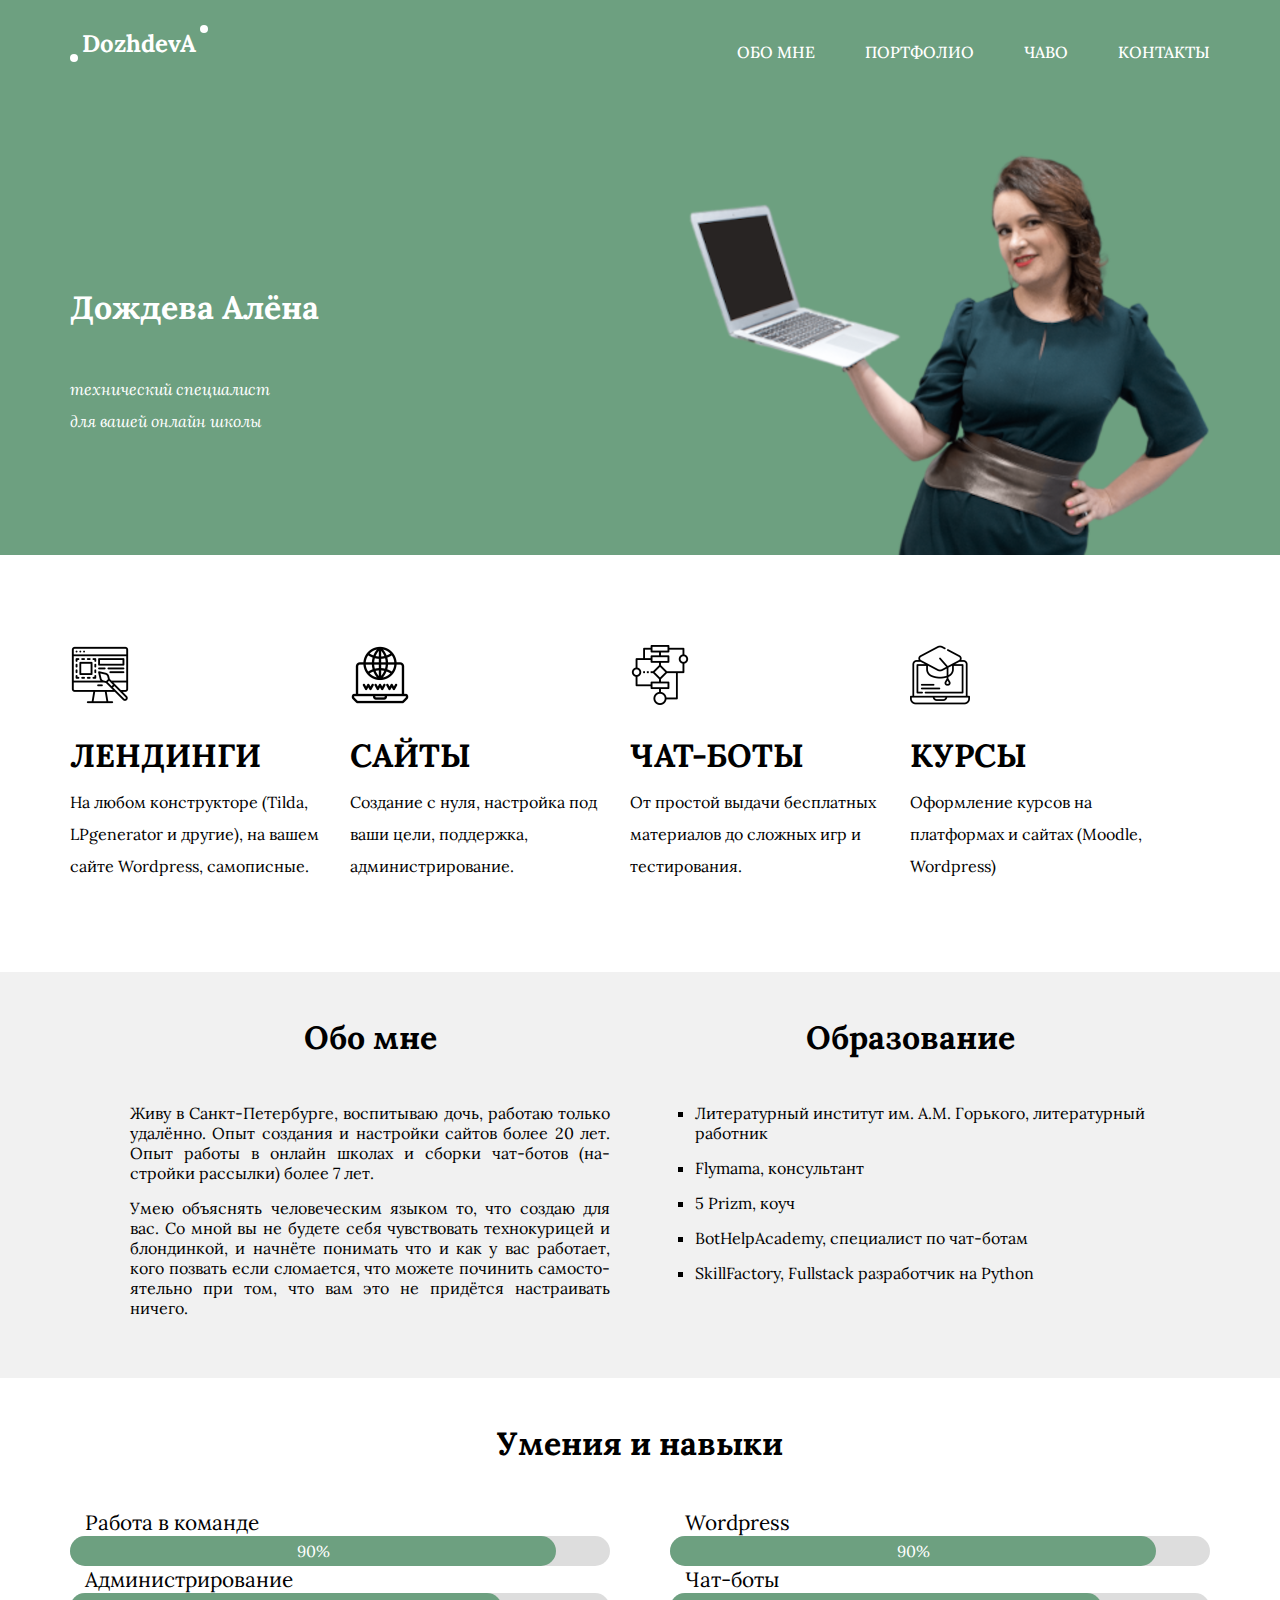
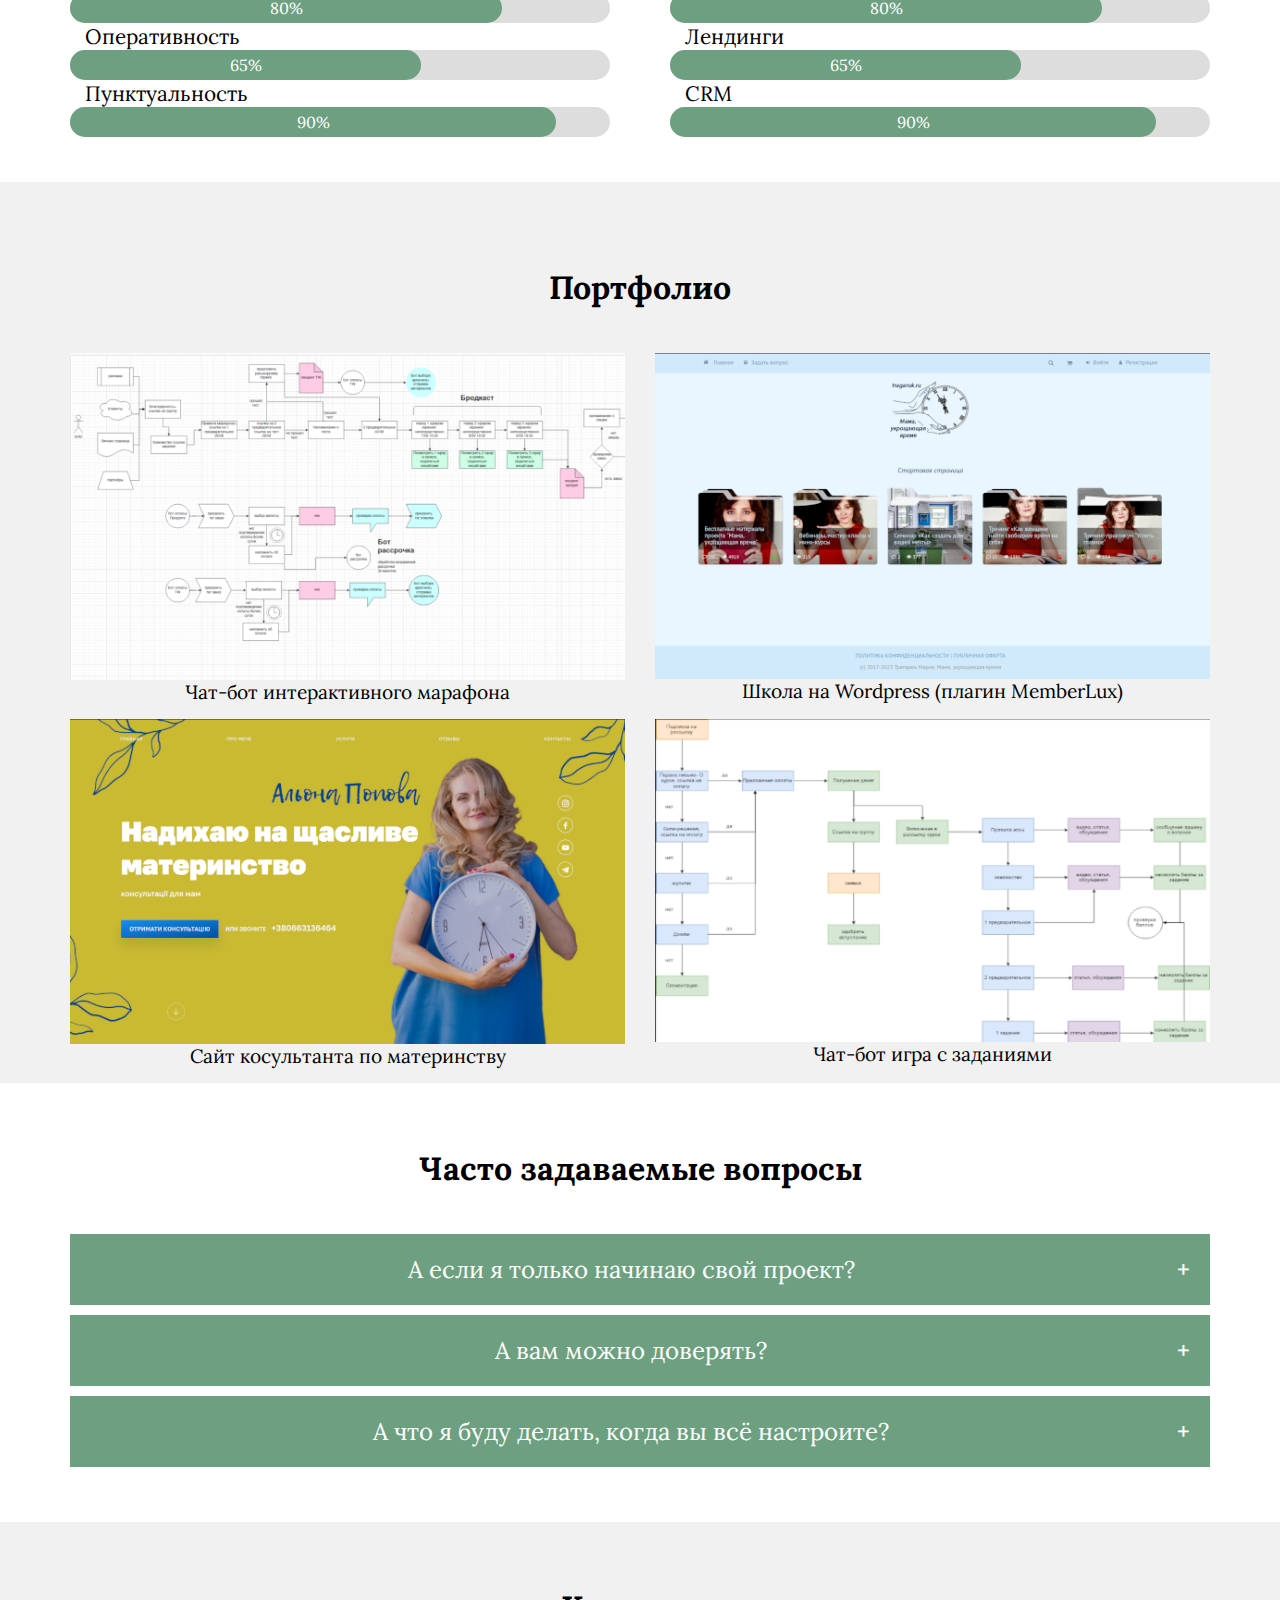
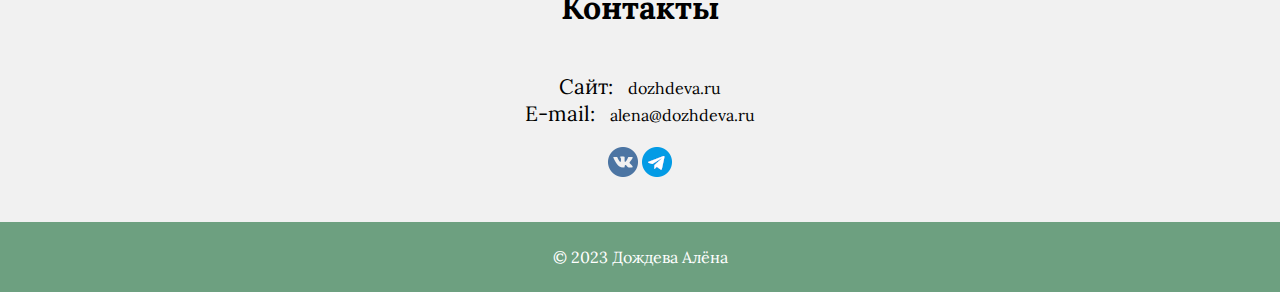
<file: index.html>
<!DOCTYPE html>
<html lang="ru">
<head>
    <meta charset="UTF-8">
    <meta http-equiv="X-UA-Compatible" content="IE=edge">
    <meta name="viewport" content="width=device-width, initial-scale=1.0">
    <title>Дождева Алёна - резюме</title>
    <link href="./css/style.css" rel="stylesheet">
    <link href="./css/media.css" rel="stylesheet">
</head>
<body>
    <header class="header">
        <div class="container">
            <div class="header-nav">
                <a href="#!" class="logo">DozhdevA</a>
                <nav id="nav" class="nav">
                    <ul class="nav-list">
                        <li><a class="nav-link" href="#about">Обо мне</a></li>
                        <li><a class="nav-link" href="#port">Портфолио</a></li>
                        <li><a class="nav-link" href="#fqa">ЧаВо</a></li>
                        <li><a class="nav-link" href="#cont">Контакты</a></li>
                </ul>
                <button id="nav-btn" class="nav-button">
                    <img id="nav-btn-img" src="./Img/nav.png" alt="меню">
                </button>
            </nav>
            </div>
            <div class="header-row">
                <div class="header-content">
                    <h1 class="header">Дождева Алёна</h1>
                    <p class="header">  технический специалист<br> для вашей онлайн школы</p>
                </div>
                <div class="header-img">
                    <img src="./Img/IMG_87.png">
                </div>
            </div>
        </div>
    </header>
    <section class="services">
        <div class="container">
            <div class="services-row">
                <div class="services-card">
                    <img class="services-card-img" src="./Img/1.png" alt="лендинги">
                    <h3 class="services-card-title">Лендинги</h3>
                    <p class="services-card-content">На любом конструкторе (Tilda, LPgenerator и другие), на вашем сайте Wordpress, самописные.</p>
                </div>
                <div class="services-card">
                    <img class="services-card-img" src="./Img/2.png" alt="лендинги">
                    <h3 class="services-card-title">Сайты</h3>
                    <p class="services-card-content">Создание с нуля, настройка под ваши цели, поддержка, администрирование.</p>
                </div>
                <div class="services-card">
                    <img class="services-card-img" src="./Img/3.png" alt="лендинги">
                    <h3 class="services-card-title">Чат-боты</h3>
                    <p class="services-card-content">От простой выдачи бесплатных материалов до сложных игр и тестирования.</p>
                </div>
                <div class="services-card">
                    <img class="services-card-img" src="./Img/4.png" alt="лендинги">
                    <h3 class="services-card-title">Курсы</h3>
                    <p class="services-card-content">Оформление курсов на платформах и сайтах (Moodle, Wordpress)</p>
                </div>
            </div>    
        </div>
    </section>
    <section class="about">
        <div class="container">
            <div class="about-row"><a name="about"></a>
                <div class="about-content">
                    <h1 class="title-1">Обо мне</h1>
                    <p class="about">Живу в Санкт-Петербурге, воспитываю дочь, работаю только удалённо. Опыт создания и настройки сайтов более 20 лет. Опыт работы в онлайн школах и сборки чат-ботов (настройки рассылки) более 7 лет.</p>
                    <p class="about">Умею объяснять человеческим языком то, что создаю для вас. Со мной вы не будете себя чувствовать технокурицей и блондинкой, и начнёте понимать что и как у вас работает, кого позвать если сломается, что можете починить самостоятельно при том, что вам это не придётся настраивать ничего.</p>
                </div>
                <div class="about-content">
                    <h1 class="title-1">Образование</h1>
                    <ul class="about">
                        <li class="about-list">Литературный институт им. А.М. Горького, литературный работник</li>
                        <li class="about-list">Flymama, консультант</li>
                        <li class="about-list">5 Prizm, коуч</li>
                        <li class="about-list">BotHelpAcademy, специалист по чат-ботам</li>
                        <li class="about-list">SkillFactory, Fullstack разработчик на Python</li>
                    </ul>
                </div>
            </div>
        </div>
    </section>
    <section class="skill">
        <div class="container">
            <h1 class="title-1">Умения и навыки</h1>
            <div class="skill-row">
               
                <div class="skill-box">
                    <h4 class="title-5">Работа в команде</h4>
                    <div class="skill-line">
                        <div class="skills sk1">90%</div>
                    </div>
                <h4 class="title-5">Администрирование</h4>
                    <div class="skill-line">
                        <div class="skills sk2">80%</div>
                    </div>
                <h4 class="title-5">Оперативность</h4>
                    <div class="skill-line">
                        <div class="skills sk3">65%</div>
                    </div>
                <h4 class="title-5">Пунктуальность</h4>
                    <div class="skill-line">
                        <div class="skills sk1">90%</div>
                    </div>
                </div>
                <div class="skill-box">
                    <h4 class="title-5">Wordpress</h4>
                        <div class="skill-line">
                            <div class="skills sk1">90%</div>
                        </div>
                    <h4 class="title-5">Чат-боты</h4>
                        <div class="skill-line">
                            <div class="skills sk2">80%</div>
                        </div>
                    <h4 class="title-5">Лендинги</h4>
                        <div class="skill-line">
                            <div class="skills sk3">65%</div>
                        </div>
                    <h4 class="title-5">CRM</h4>
                        <div class="skill-line">
                            <div class="skills sk1">90%</div>
                        </div>
                </div>        
            </div>
        </div>
    </section>
    <section class="portfolio">
        <div class="container">
            <a name="port"></a>
            <h1 class="title-1">Портфолио</h1>
            <div class="portfolio-row">
                <div class="project">
                    <img src="./Img/project2.png" alt="название проекта" class="project-img">
                    <h3 class="title-3"> Чат-бот интерактивного марафона</h3>
                </div>
                <div class="project">
                    <img src="./Img/project4.png" alt="название проекта" class="project-img">
                    <h3 class="title-3">Школа на Wordpress (плагин MemberLux)</h3>
                </div>
            </div>
            <div class="portfolio-row">
                <div class="project">
                    <img src="./Img/project5.png" alt="название проекта" class="project-img">
                    <h3 class="title-3">Сайт косультанта по материнству</h3>
                </div>
                <div class="project">
                    <img src="./Img/project3.png" alt="название проекта" class="project-img">
                    <h3 class="title-3">Чат-бот игра с заданиями</h3>
                </div>
        </div>
        </div>
    </section>
    <section class="faq">
        <div class="container">
            <a name="fqa"></a>
            <h1 class="title-1">Часто задаваемые вопросы</h1>
            <div class="fqa-box">
                <button class="collapsible">А если я только начинаю свой проект?</button>
                    <div class="collapsible-content">
                        <p>Значит вам обязательно нужна помощь. На старте необходми учесть в какую сторону развиваться, и заложить правильно техническую базу, чтобы потом не пришлось всё переделывать.</p>
                    </div>
                <button class="collapsible">А вам можно доверять?</button>
                    <div class="collapsible-content">
                        <p>Все сервисы, домены и хостинги, я регистрирую на владельцев. Да, у меня хранятся ваши пароли даже после того, как работы закончены, но только на вашу почту придут данные о запросе на смену пароля.</p>
                    </div>
                <button class="collapsible">А что я буду делать, когда вы всё настроите?</button>
                    <div class="collapsible-content">
                        <p>Во-первых, я всегда записываю поясняющее видео, с помощью которого вы сможете внести минимальные правки, добавлять новый контент или делегировать помощнику. Во-вторых, я могу предложить вам поддержку на долгосрочной основе за небольшую абоненскую плату.</p>
                    </div>
            </div>
        </div>
    </section>  
    <section class="contact">
        <div class="container">
            <a name="cont"></a>
            <h1 class="title-1">Контакты</h1>
            <div class="contact-raw">
                <span class="title-4">Сайт:</span><a class="ss" href="https://www.dozhdeva.ru">dozhdeva.ru</a><br>
                <span class="title-4">E-mail:</span><a class="ss" href="mailto:vlad@htmlbook.ru">alena@dozhdeva.ru</a>
                <br><br>
                <a href="https://vk.com/adozhdeva"><img class="ss" src="./Img/vk.png" alt="vk.com"></a>
                <a href="https://t.me/dozhdeva"><img class="ss" src="./Img/tg.png" alt="telegram"></a> 
                </div>
                
            </div>
        </div>
    </section>
    <footer class="footer">
        <p class="footer">&copy; 2023 Дождева Алёна </p>
    </footer>
    <script src="./Js/collapsible.js"></script>      
    <script src="./Js/main.js"></script>
</body>
</html>
</file>
<file: css/media.css>
@media (max-width: 1230px) {
    .nav-list {
        display: none;
    }
    .nav-button {
        display: block;
        position: fixed;
        z-index: 9;
        top: 46px;
        right: 30px;
    }

    .nav.open .nav-list {
        display: flex;
        flex-direction: column;
        row-gap: 40px;
        position: fixed;
        top: 0;
        bottom: 0;
        left: 0;
        right: 0;
        background-color: #fff;
        padding: 46px 30px;
        font-weight: 700;
    }

    .header-row {
        flex-direction: column;
    }
    .header-nav {
        margin-bottom: 50px;
    }
    .header-content {
        margin-top: 0;
    }
}
</file>
<file: css/style.css>
/*Index

17      Base
55      Header
133     Services
163     About
203     Skill
262     Portfolio
281     FQA
330     Contact
344     Footer
*/

@import url(./reset.css);
@import url(https://fonts.googleapis.com/css?family=Lora:regular,700,italic,);

/*Base*/

html, body {
    font-family: 'Lora', sans-serif;
    font-weight: 400;
    font-size: 1rem;
   
}
.container {
    max-width: 1200px;
    padding: 0px 30px;
    margin: 0 auto;
}

.title-1 {
    font-size: 2rem;
    font-weight: 700;
    text-align: center;
    margin: 45px 0;
}

.title-3 {
    font-size: 1.2rem;
    text-align: center;
    margin-bottom: 15px;
}
.title-4 {
    font-size: 1.3rem;
    padding-right: 15px;
}

.title-5 {
    font-size: 1.3rem;
    text-align: left;
    margin: 0 15px;
}


/*Header*/

.header {
    background-color: #6DA080;
    padding-top: 25px;
    color: #fff;
}
.header-nav {
    display: flex;
    margin-bottom: 76px;
    justify-content: space-between;
    align-items: flex-end;
}
.logo {
    position: relative;
    padding: 3px 12px 3px 12px;
    font-weight: 700;
    font-size: 1.5rem;
    color: #fff;
}

.logo::after {
    position: absolute;
    left: 0;
    bottom: 0;
    content: "";
    display: block;
    width: 8px;
    height: 8px;
    background-color: #fff;
    border-radius: 50%;
}

.logo::before {
    position: absolute;
    right: 0;
    top: 0;
    content: "";
    display: block;
    width: 8px;
    height: 8px;
    background-color: #FFF;
    border-radius: 50%;
}

.nav-list{
    display: flex;
    column-gap: 50px;
    font-weight: 500;
    text-transform: uppercase;
}

.nav-link {
    color: #fff;
}
.nav-button {
    display: none;
}

.header-row {
    display: flex;
    justify-content: space-between;
    column-gap: 30px;
}
.header h1 {
    margin-bottom: 20px;
    font-weight: 700;
    font-size: 2rem;
    color: #fff;
}

.header p {
    font-style: italic;
    line-height: 2;
    color: #fff
}
.header-content {
    max-width: 500px;
    margin-top: 124px;
}

/*Services*/

.services {
    padding: 90px 0;

}

.services-card {
    max-width: 250px;
    flex: 1 1 1 0;
}
.services-row {
    display: flex;
    column-gap: 30px;
    flex-wrap: wrap;

}
.services-card-img {
    margin-bottom: 30px;
}
.services-card-title {
    margin-bottom: 10px;
    font-weight: 700;
    font-size: 2rem;
    text-transform: uppercase;
}
.services-card-content {
    line-height: 2;
}

/*About*/

.about {
    background-color: #f1f1f1;
   
}

.about-row {
    display: flex;
    column-gap: 60px;
    padding-bottom: 45px;
    flex-wrap: wrap;
    
}

.about-content {
    max-width: 480px;
    flex: 1 0;

}

.about li {
    list-style: square outside;
    margin-bottom: 15px;
    
}

.about ul {
    margin-left: 25px;
}

.about p {
    text-align: justify;
    margin: 15px 0;
    hyphens: auto;
    -moz-hyphens: auto;
    -webkit-hyphens: auto;
    -ms-hyphens: auto;
}

/*Skills*/


.skill-row {
    display: flex;
    column-gap: 60px;
    margin-bottom: 45px;
    justify-content: center;
    flex-wrap: wrap;
    
}

.skill-box {
    min-width: 350px;
    flex: 1 0;
}

.skill-line {
  width: 100%; 
  background-color: #ddd; 
  border-radius: 25px;
}

.skills {
  text-align: right; 
  padding-top: 5px; 
  padding-bottom: 5px; 
  color: white;
}

.sk1 {
    width: 90%; 
    background-color: #6DA080;
    border-radius: 25px;
    text-align: center;
} 

.sk2 {
    width: 80%; 
    background-color: #6DA080;
    border-radius: 25px;
    text-align: center;
} 

.sk3 {
    width: 65%; 
    background-color: #6DA080;
    border-radius: 25px;
    text-align: center;
} 

.sk4 {
    width: 60%; 
    background-color: #6DA080;
    border-radius: 25px;
    text-align: center;
} 


/*Portfolio*/

.portfolio {
    background-color: #f1f1f1;
    padding-top: 20px;
}

.portfolio-row {
    display: flex;
    column-gap: 30px;
    justify-content: space-between;
    flex-wrap: wrap;
}

.project {
    text-align: center;
    flex: 1 0;
} 

/*FQA*/

.fqa-box button {
    margin-bottom: 10px;
    text-align: center;
    font-size: 1.5rem;
}

.fqa-box {
    padding-bottom: 45px;
    
}

.collapsible {
    background-color: #6DA080;
    color: white;
    cursor: pointer;
    padding: 20px 20px;
    width: 100%;
    border: none;
    text-align: left;
    outline: none;
    font-size: 15px;
}
  
  .active, .collapsible:hover {
    background-color: #6DA080;
}
  
  .collapsible:after {
    content: '\002B';
    color: white;
    font-weight: bold;
    float: right;
    margin-left: 5px;
}
  
  .active:after {
    content: "\2212";
}
  
  .collapsible-content {
    padding: 0 18px;
    max-height: 0;
    overflow: hidden;
    transition: max-height 0.2s ease-out;
    background-color: #f1f1f1;
}

  /*Contact*/

  .contact {
    background-color: #f1f1f1;
    padding-bottom: 45px;
    text-align: center;
}


.contact-content {
    max-width: 480px;
}


/*Footer*/

.footer {
    background-color: #6DA080;
    
}

.footer p {
    color: #fff;
    text-align: center;
    padding: 25px 0;
}
</file>
